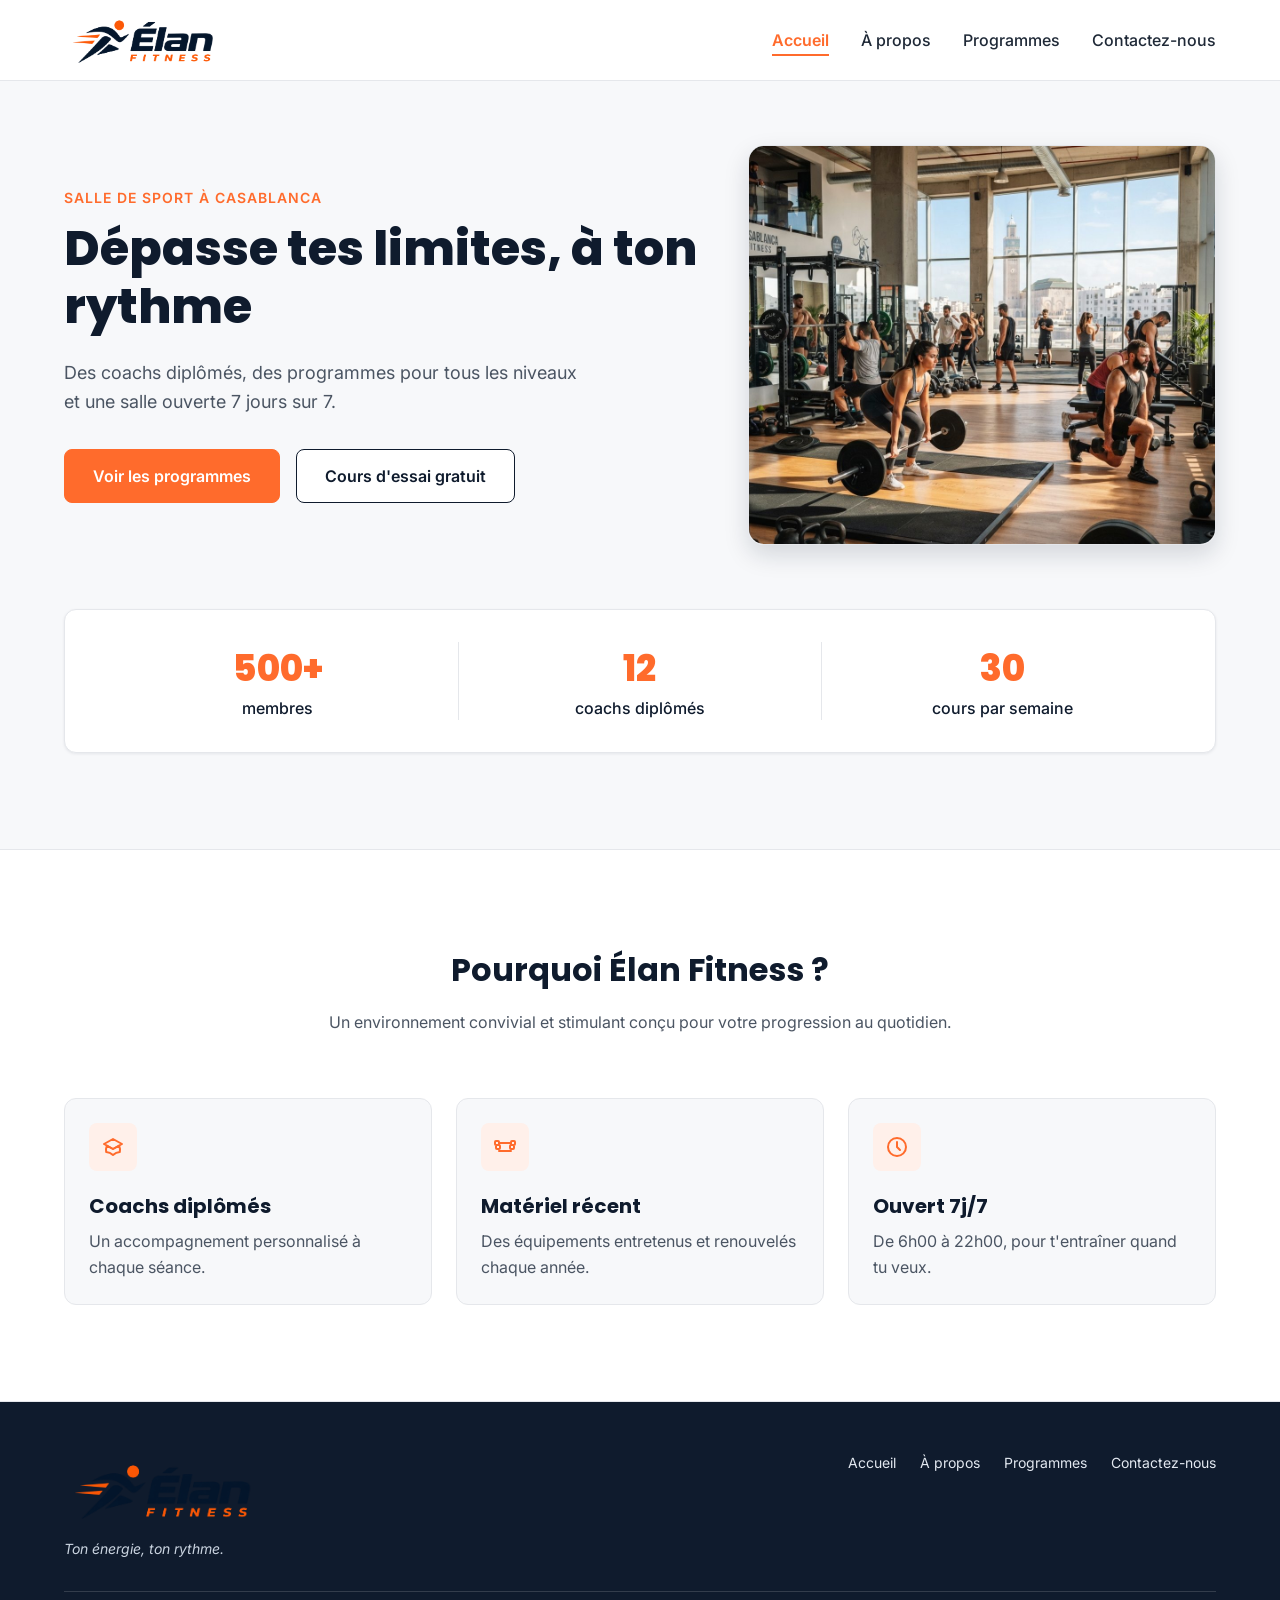
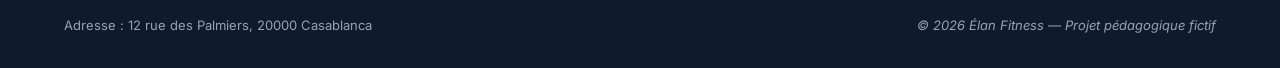
<file: index.html>
<!doctype html>
<html lang="fr">
  <head>
    <meta charset="UTF-8" />
    <meta name="viewport" content="width=device-width, initial-scale=1" />
    <meta
      name="description"
      content="Élan Fitness, salle de sport à Casablanca : musculation, yoga, cardio et boxe fitness avec des coachs diplômés. Réservez votre cours d'essai gratuit."
    />
    <title>Élan Fitness | Salle de sport à Casablanca</title>

    <link rel="preconnect" href="https://fonts.googleapis.com" />
    <link rel="preconnect" href="https://fonts.gstatic.com" crossorigin />
    <link
      href="https://fonts.googleapis.com/css2?family=Inter:wght@400;500;600&family=Poppins:wght@600;700;800&display=swap"
      rel="stylesheet"
    />

    <link rel="stylesheet" href="./style.css" />

    <link rel="icon" href="./img/Logo.png" />
  </head>

  <body>
    <header class="en-tete">
      <div class="conteneur en-tete-contenu">
        <!-- <a href="./index.html" class="logo">Élan Fitness</a> -->
        <a href="./index.html" class="logo">
          <img src="./img/Logo.png" alt="website logo" />
        </a>

        <button
          class="burger-btn"
          aria-label="Ouvrir le menu de navigation"
          aria-expanded="false"
          aria-controls="menu-principal"
        >
          <!-- Hamburger Icon (Visible by default) -->
          <svg
            class="icon-burger"
            viewBox="0 0 24 24"
            width="28"
            height="28"
            stroke="currentColor"
            stroke-width="2"
            fill="none"
            stroke-linecap="round"
            stroke-linejoin="round"
          >
            <line x1="3" y1="12" x2="21" y2="12"></line>
            <line x1="3" y1="6" x2="21" y2="6"></line>
            <line x1="3" y1="18" x2="21" y2="18"></line>
          </svg>

          <!-- Close (X) Icon (Hidden by default) -->
          <svg
            class="icon-close"
            viewBox="0 0 24 24"
            width="28"
            height="28"
            stroke="currentColor"
            stroke-width="2"
            fill="none"
            stroke-linecap="round"
            stroke-linejoin="round"
          >
            <line x1="18" y1="6" x2="6" y2="18"></line>
            <line x1="6" y1="6" x2="18" y2="18"></line>
          </svg>
        </button>

        <nav aria-label="Navigation principale">
          <ul class="menu">
            <li><a href="#accueil" class="lien-actif">Accueil</a></li>
            <li><a href="./À propos.html">À propos</a></li>
            <li><a href="./programmes.html">Programmes</a></li>
            <li><a href="./Contactez-nous.html">Contactez-nous</a></li>
          </ul>
        </nav>
      </div>
    </header>

    <main>
      <section id="accueil" class="hero">
        <div class="conteneur">
          <div class="hero-contenu">
            <div class="hero-texte">
              <p class="sur-titre">Salle de sport à Casablanca</p>
              <h1>Dépasse tes limites, à ton rythme</h1>
              <p class="hero-description">
                Des coachs diplômés, des programmes pour tous les niveaux et une
                salle ouverte 7 jours sur 7.
              </p>
              <div class="boutons">
                <a href="./programmes.html" class="bouton bouton-principal"
                  >Voir les programmes</a
                >
                <a href="./Contactez-nous.html" class="bouton bouton-secondaire"
                  >Cours d'essai gratuit</a
                >
              </div>
            </div>

            <img
              class="hero-image zoom-effect"
              src="img/hero.jpg"
              alt="Des personnes s'entraînent dans une salle de sport lumineuse à Casablanca"
            />
          </div>

          <div class="chiffres">
            <div class="chiffre">
              <p class="chiffre-nombre">500+</p>
              <p>membres</p>
            </div>
            <div class="chiffre">
              <p class="chiffre-nombre">12</p>
              <p>coachs diplômés</p>
            </div>
            <div class="chiffre">
              <p class="chiffre-nombre">30</p>
              <p>cours par semaine</p>
            </div>
          </div>
        </div>
      </section>

      <section class="section section-blanche">
        <div class="conteneur">
          <div class="section-titre">
            <h2>Pourquoi Élan Fitness ?</h2>
            <p>
              Un environnement convivial et stimulant conçu pour votre
              progression au quotidien.
            </p>
          </div>

          <div class="cartes">
            <article class="carte carte-avantage">
              <div class="icone">
                <img src="img/icone-coach.svg" alt="icon" />
              </div>
              <h3>Coachs diplômés</h3>
              <p>Un accompagnement personnalisé à chaque séance.</p>
            </article>

            <article class="carte carte-avantage">
              <div class="icone">
                <img src="img/icone-materiel.svg" alt="icon" />
              </div>
              <h3>Matériel récent</h3>
              <p>Des équipements entretenus et renouvelés chaque année.</p>
            </article>

            <article class="carte carte-avantage">
              <div class="icone">
                <img src="img/icone-horloge.svg" alt="icon" />
              </div>
              <h3>Ouvert 7j/7</h3>
              <p>De 6h00 à 22h00, pour t'entraîner quand tu veux.</p>
            </article>
          </div>
        </div>
      </section>
    </main>

    <footer class="pied-de-page">
      <div class="conteneur">
        <div class="pied-haut">
          <div>
            <img style="width: 200px" src="./img/Logo.png" alt="logo" />
            <p class="slogan">Ton énergie, ton rythme.</p>
          </div>

          <nav aria-label="Navigation du pied de page">
            <ul class="menu menu-pied">
              <li><a href="./index.html">Accueil</a></li>
              <li><a href="./À propos.html">À propos</a></li>
              <li><a href="./programmes.html">Programmes</a></li>
              <li><a href="./Contactez-nous.html">Contactez-nous</a></li>
            </ul>
          </nav>
        </div>

        <div class="pied-bas">
          <p>Adresse : 12 rue des Palmiers, 20000 Casablanca</p>
          <address>
            &copy; 2026 Élan Fitness — Projet pédagogique fictif
          </address>
        </div>
      </div>
    </footer>

    <script src="script.js"></script>
  </body>
</html>
</file>
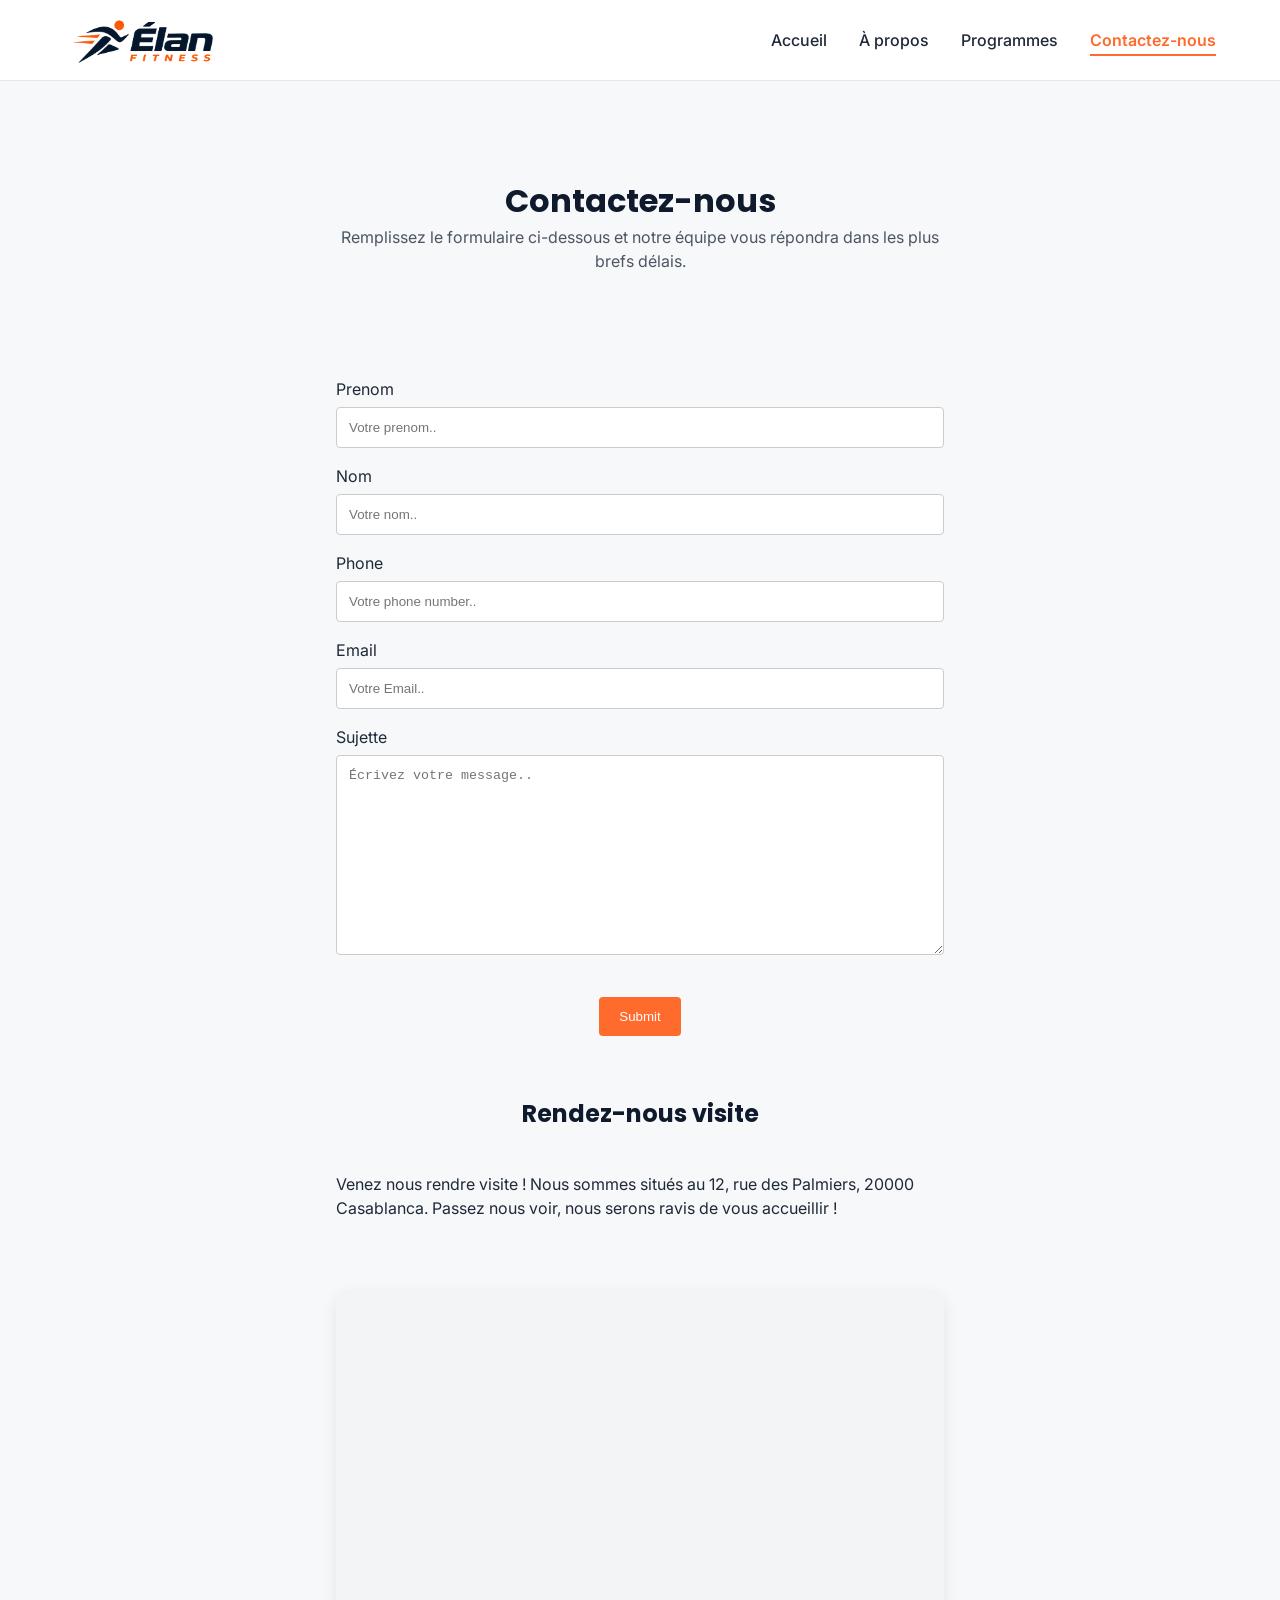
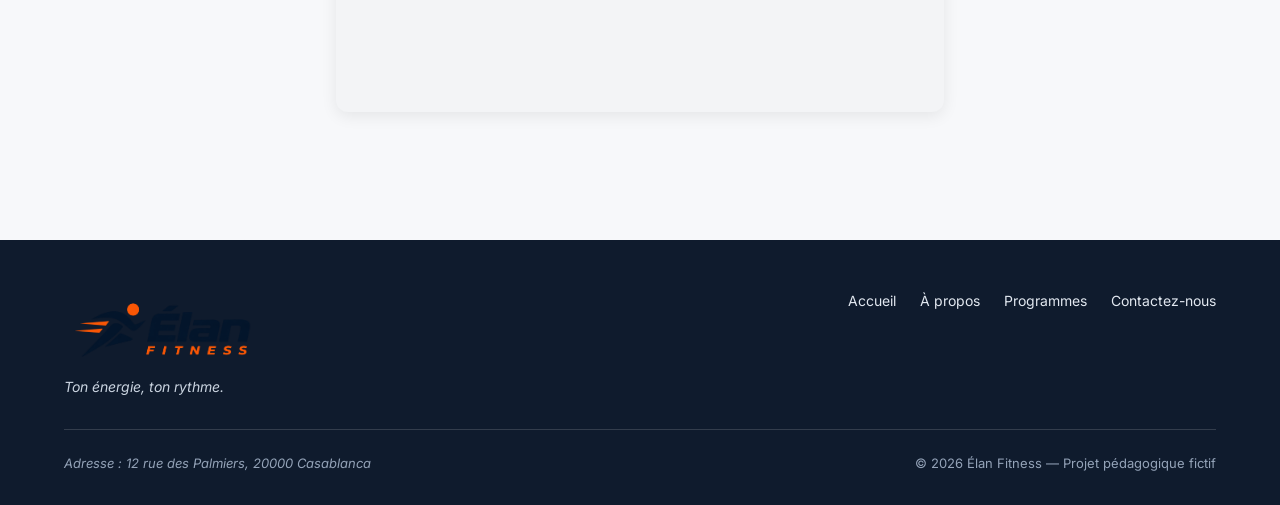
<file: Contactez-nous.html>
<!doctype html>
<html lang="fr">
  <head>
    <meta charset="UTF-8" />
    <meta name="viewport" content="width=device-width, initial-scale=1" />
    <meta
      name="description"
      content="Contactez Élan Fitness à Casablanca pour votre cours d'essai gratuit. Adresse : 12 rue des Palmiers, 20000 Casablanca. Téléphone et réservations."
    />
    <title>Élan Fitness | Contactez-nous</title>

    <link rel="preconnect" href="https://fonts.googleapis.com" />
    <link rel="preconnect" href="https://fonts.gstatic.com" crossorigin />
    <link
      href="https://fonts.googleapis.com/css2?family=Inter:wght@400;500;600&family=Poppins:wght@600;700;800&display=swap"
      rel="stylesheet"
    />

    <link rel="stylesheet" href="./style.css" />
    <link rel="stylesheet" href="./contact.css" />
    <link rel="icon" href="./img/Logo.png" />
  </head>

  <body>
    <header class="en-tete">
      <div class="conteneur en-tete-contenu">
        <!-- <a href="./index.html" class="logo">Élan Fitness</a> -->
        <a href="./index.html" class="logo">
          <img src="./img/Logo.png" alt="website logo" />
        </a>

        <button
          class="burger-btn"
          aria-label="Ouvrir le menu de navigation"
          aria-expanded="false"
          aria-controls="menu-principal"
        >
          <!-- Hamburger Icon (Visible by default) -->
          <svg
            class="icon-burger"
            viewBox="0 0 24 24"
            width="28"
            height="28"
            stroke="currentColor"
            stroke-width="2"
            fill="none"
            stroke-linecap="round"
            stroke-linejoin="round"
          >
            <line x1="3" y1="12" x2="21" y2="12"></line>
            <line x1="3" y1="6" x2="21" y2="6"></line>
            <line x1="3" y1="18" x2="21" y2="18"></line>
          </svg>

          <!-- Close (X) Icon (Hidden by default) -->
          <svg
            class="icon-close"
            viewBox="0 0 24 24"
            width="28"
            height="28"
            stroke="currentColor"
            stroke-width="2"
            fill="none"
            stroke-linecap="round"
            stroke-linejoin="round"
          >
            <line x1="18" y1="6" x2="6" y2="18"></line>
            <line x1="6" y1="6" x2="18" y2="18"></line>
          </svg>
        </button>

        <nav aria-label="Navigation principale">
          <ul class="menu">
            <li><a href="./index.html">Accueil</a></li>
            <li><a href="./À propos.html">À propos</a></li>
            <li><a href="./programmes.html">Programmes</a></li>
            <li>
              <a href="./Contactez-nous.html" class="lien-actif"
                >Contactez-nous</a
              >
            </li>
          </ul>
        </nav>
      </div>
    </header>

    <main>
      <div class="container" style="padding: 96px">
        <div class="section-titre">
          <h1>Contactez-nous</h1>
          <p>
            Remplissez le formulaire ci-dessous et notre équipe vous répondra
            dans les plus brefs délais.
          </p>
        </div>
        <form method="post">
          <label for="fname">Prenom</label>
          <input
            type="text"
            id="fname"
            name="firstname"
            placeholder="Votre prenom.."
          />

          <label for="lname">Nom</label>
          <input
            type="text"
            id="lname"
            name="lastname"
            placeholder="Votre nom.."
          />
          <label for="phone">Phone</label>
          <input
            type="text"
            id="phone"
            name="lastname"
            placeholder="Votre phone number.."
          />
          <label for="Email">Email</label>
          <input
            type="text"
            id="Email"
            name="lastname"
            placeholder="Votre Email.."
          />

          <label for="subject">Sujette</label>
          <textarea
            id="subject"
            name="subject"
            placeholder="Écrivez votre message.."
            style="height: 200px"
          ></textarea>
          <div class="container">
            <input type="submit" value="Submit" />
          </div>
        </form>

        <h2>Rendez-nous visite</h2>
        <p>
          Venez nous rendre visite ! Nous sommes situés au 12, rue des Palmiers,
          20000 Casablanca. Passez nous voir, nous serons ravis de vous
          accueillir !
        </p>

        <div class="map-container">
          <iframe
            src="https://maps.google.com/maps?q=12+Rue+des+Palmiers,+20000+Casablanca&t=&z=16&ie=UTF8&iwloc=&output=embed"
            title="Élan Fitness — 12 Rue des Palmiers, Casablanca"
            loading="lazy"
            referrerpolicy="no-referrer-when-downgrade"
            allowfullscreen
          >
            >
          </iframe>
        </div>
      </div>
    </main>

    <footer class="pied-de-page">
      <div class="conteneur">
        <div class="pied-haut">
          <div>
            <img style="width: 200px" src="./img/Logo.png" alt="website logo" />
            <p class="slogan">Ton énergie, ton rythme.</p>
          </div>

          <nav aria-label="Navigation du pied de page">
            <ul class="menu menu-pied">
              <li><a href="./index.html">Accueil</a></li>
              <li><a href="./À propos.html">À propos</a></li>
              <li><a href="./programmes.html">Programmes</a></li>
              <li><a href="./Contactez-nous.html">Contactez-nous</a></li>
            </ul>
          </nav>
        </div>

        <div class="pied-bas">
          <address>Adresse : 12 rue des Palmiers, 20000 Casablanca</address>
          <p>&copy; 2026 Élan Fitness — Projet pédagogique fictif</p>
        </div>
      </div>
    </footer>
    <script src="script.js"></script>
  </body>
</html>
</file>
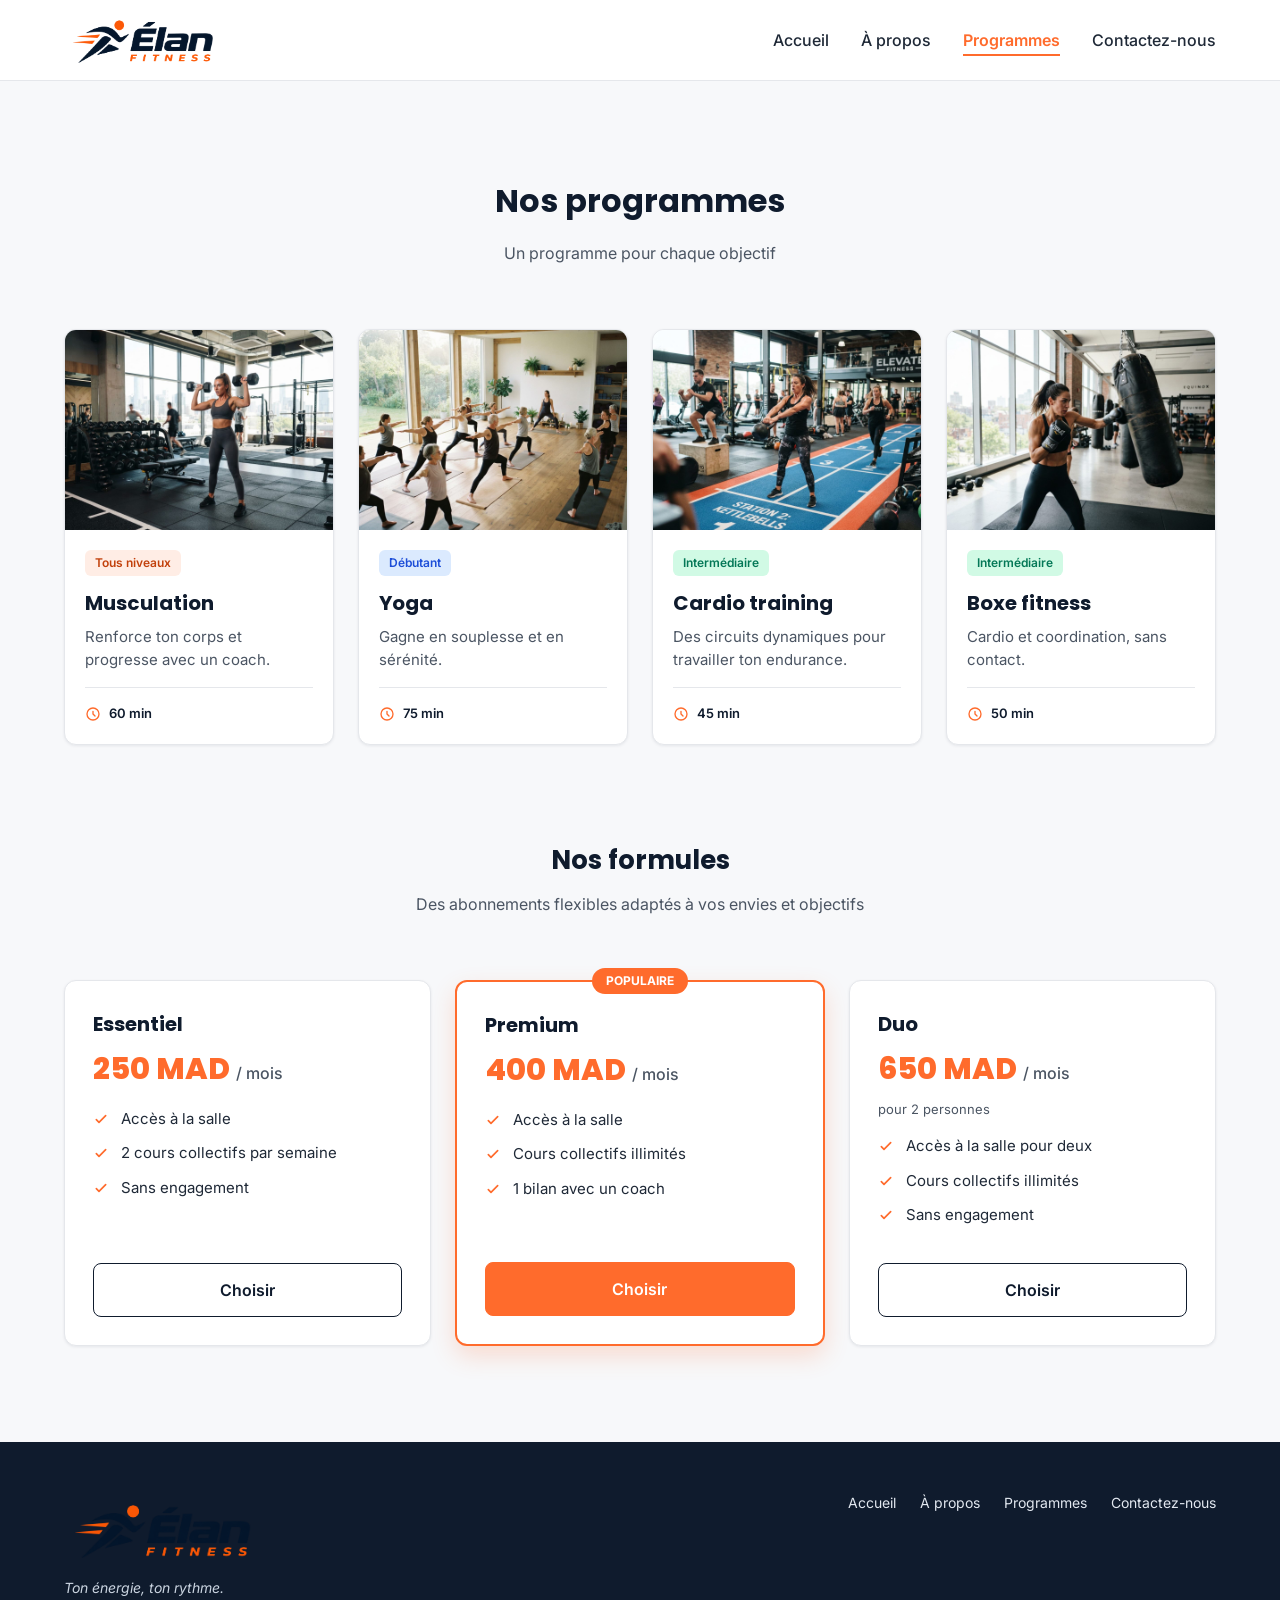
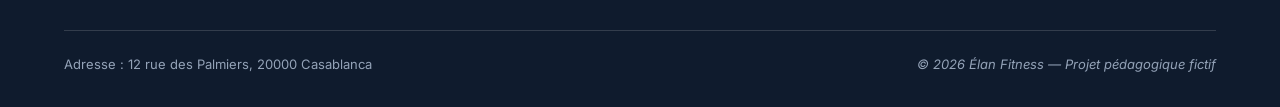
<file: programmes.html>
<!DOCTYPE html>
<html lang="fr">
<head>
 <meta charset="UTF-8">
  <meta name="viewport" content="width=device-width, initial-scale=1">
  <meta name="description" content="Découvrez nos cours collectifs à Casablanca : musculation, yoga, cardio training et boxe fitness. Abonnements sans engagement dès 250 MAD/mois.">
  <title>Élan Fitness | À propos</title>

  <link rel="preconnect" href="https://fonts.googleapis.com">
  <link rel="preconnect" href="https://fonts.gstatic.com" crossorigin>
  <link href="https://fonts.googleapis.com/css2?family=Inter:wght@400;500;600&family=Poppins:wght@600;700;800&display=swap" rel="stylesheet">

    <link rel="stylesheet" href="./style.css" />
      <link rel="icon"  href="./img/Logo.png" />

</head>
<body>
    <header class="en-tete">
      <div class="conteneur en-tete-contenu">
        <!-- <a href="./index.html" class="logo">Élan Fitness</a> -->
        <a href="./index.html" class="logo">
          <img src="./img/Logo.png" alt="website logo" />
        </a>

        <button
          class="burger-btn"
          aria-label="Ouvrir le menu de navigation"
          aria-expanded="false"
          aria-controls="menu-principal"
        >
          <!-- Hamburger Icon (Visible by default) -->
          <svg
            class="icon-burger"
            viewBox="0 0 24 24"
            width="28"
            height="28"
            stroke="currentColor"
            stroke-width="2"
            fill="none"
            stroke-linecap="round"
            stroke-linejoin="round"
          >
            <line x1="3" y1="12" x2="21" y2="12"></line>
            <line x1="3" y1="6" x2="21" y2="6"></line>
            <line x1="3" y1="18" x2="21" y2="18"></line>
          </svg>

          <!-- Close (X) Icon (Hidden by default) -->
          <svg
            class="icon-close"
            viewBox="0 0 24 24"
            width="28"
            height="28"
            stroke="currentColor"
            stroke-width="2"
            fill="none"
            stroke-linecap="round"
            stroke-linejoin="round"
          >
            <line x1="18" y1="6" x2="6" y2="18"></line>
            <line x1="6" y1="6" x2="18" y2="18"></line>
          </svg>
        </button>

        <nav aria-label="Navigation principale">
          <ul class="menu">
            <li><a href="./index.html" >Accueil</a></li>
            <li><a href="./À propos.html">À propos</a></li>
            <li><a href="./programmes.html" class="lien-actif">Programmes</a></li>
            <li><a href="./Contactez-nous.html">Contactez-nous</a></li>
          </ul>
        </nav>
      </div>
    </header>
      <main>
            <section id="programmes" class="section">
      <div class="conteneur">

        <div class="section-titre">
          <h2>Nos programmes</h2>
          <p>Un programme pour chaque objectif</p>
        </div>

        <div class="cartes">

          <article class="carte carte-programme">
            <img src="img/musculation.jpg" alt="Une sportive soulève des haltères dans l'espace musculation">
            <div class="programme-corps">
              <span class="etiquette etiquette-orange">Tous niveaux</span>
              <h3>Musculation</h3>
              <p>Renforce ton corps et progresse avec un coach.</p>
              <p class="duree"><img src="img/icone-duree.svg" alt="icon">60 min</p>
            </div>
          </article>

          <article class="carte carte-programme">
            <img src="img/yoga.jpg" alt="Un groupe pratique le yoga sur des tapis dans une salle lumineuse">
            <div class="programme-corps">
              <span class="etiquette etiquette-bleue">Débutant</span>
              <h3>Yoga</h3>
              <p>Gagne en souplesse et en sérénité.</p>
              <p class="duree"><img src="img/icone-duree.svg" alt="icon">75 min</p>
            </div>
          </article>

          <article class="carte carte-programme">
            <img src="img/cardio.jpg" alt="Des sportifs suivent un circuit de cardio training avec des kettlebells">
            <div class="programme-corps">
              <span class="etiquette etiquette-verte">Intermédiaire</span>
              <h3>Cardio training</h3>
              <p>Des circuits dynamiques pour travailler ton endurance.</p>
              <p class="duree"><img src="img/icone-duree.svg" alt="icon">45 min</p>
            </div>
          </article>

          <article class="carte carte-programme">
            <img src="img/boxe.jpg" alt="Une sportive frappe un sac de frappe pendant un cours de boxe fitness">
            <div class="programme-corps">
              <span class="etiquette etiquette-verte">Intermédiaire</span>
              <h3>Boxe fitness</h3>
              <p>Cardio et coordination, sans contact.</p>
              <p class="duree"><img src="img/icone-duree.svg" alt="icon">50 min</p>
            </div>
          </article>

        </div>

        <div class="formules">

          <div class="section-titre">
            <h3>Nos formules</h3>
            <p>Des abonnements flexibles adaptés à vos envies et objectifs</p>
          </div>

          <div class="cartes">

            <article class="carte formule">
              <h4>Essentiel</h4>
              <p class="prix">250 MAD <span>/ mois</span></p>
              <ul class="formule-liste">
                <li>Accès à la salle</li>
                <li>2 cours collectifs par semaine</li>
                <li>Sans engagement</li>
              </ul>
              <a href="./Contactez-nous.html" class="bouton bouton-secondaire">Choisir</a>
            </article>

            <article class="carte formule formule-populaire">
              <p class="badge-populaire">Populaire</p>
              <h4>Premium</h4>
              <p class="prix">400 MAD <span>/ mois</span></p>
              <ul class="formule-liste">
                <li>Accès à la salle</li>
                <li>Cours collectifs illimités</li>
                <li>1 bilan avec un coach</li>
              </ul>
              <a href="./Contactez-nous.html" class="bouton bouton-principal">Choisir</a>
            </article>

            <article class="carte formule">
              <h4>Duo</h4>
              <p class="prix">650 MAD <span>/ mois</span></p>
              <p class="prix-note">pour 2 personnes</p>
              <ul class="formule-liste">
                <li>Accès à la salle pour deux</li>
                <li>Cours collectifs illimités</li>
                <li>Sans engagement</li>
              </ul>
              <a href="./Contactez-nous.html" class="bouton bouton-secondaire">Choisir</a>
            </article>

          </div>
        </div>

      </div>
    </section>
    </main>
    
  <footer class="pied-de-page">
    <div class="conteneur">

      <div class="pied-haut">
        <div>
            <img style="width: 200px;" src="./img/Logo.png" alt="website logo" />
          <p class="slogan">Ton énergie, ton rythme.</p>
        </div>

          <nav aria-label="Navigation du pied de page">
            <ul class="menu menu-pied">
              <li><a href="./index.html">Accueil</a></li>
              <li><a href="./À propos.html">À propos</a></li>
              <li><a href="./programmes.html">Programmes</a></li>
              <li><a href="./Contactez-nous.html">Contactez-nous</a></li>
            </ul>
          </nav>
      </div>

      <div class="pied-bas">
        <p>Adresse : 12 rue des Palmiers, 20000 Casablanca</p>
        <address>&copy; 2026 Élan Fitness — Projet pédagogique fictif</address>
      </div>

    </div>
  </footer>
      <script src="script.js"></script>

</body>
</html>
</file>
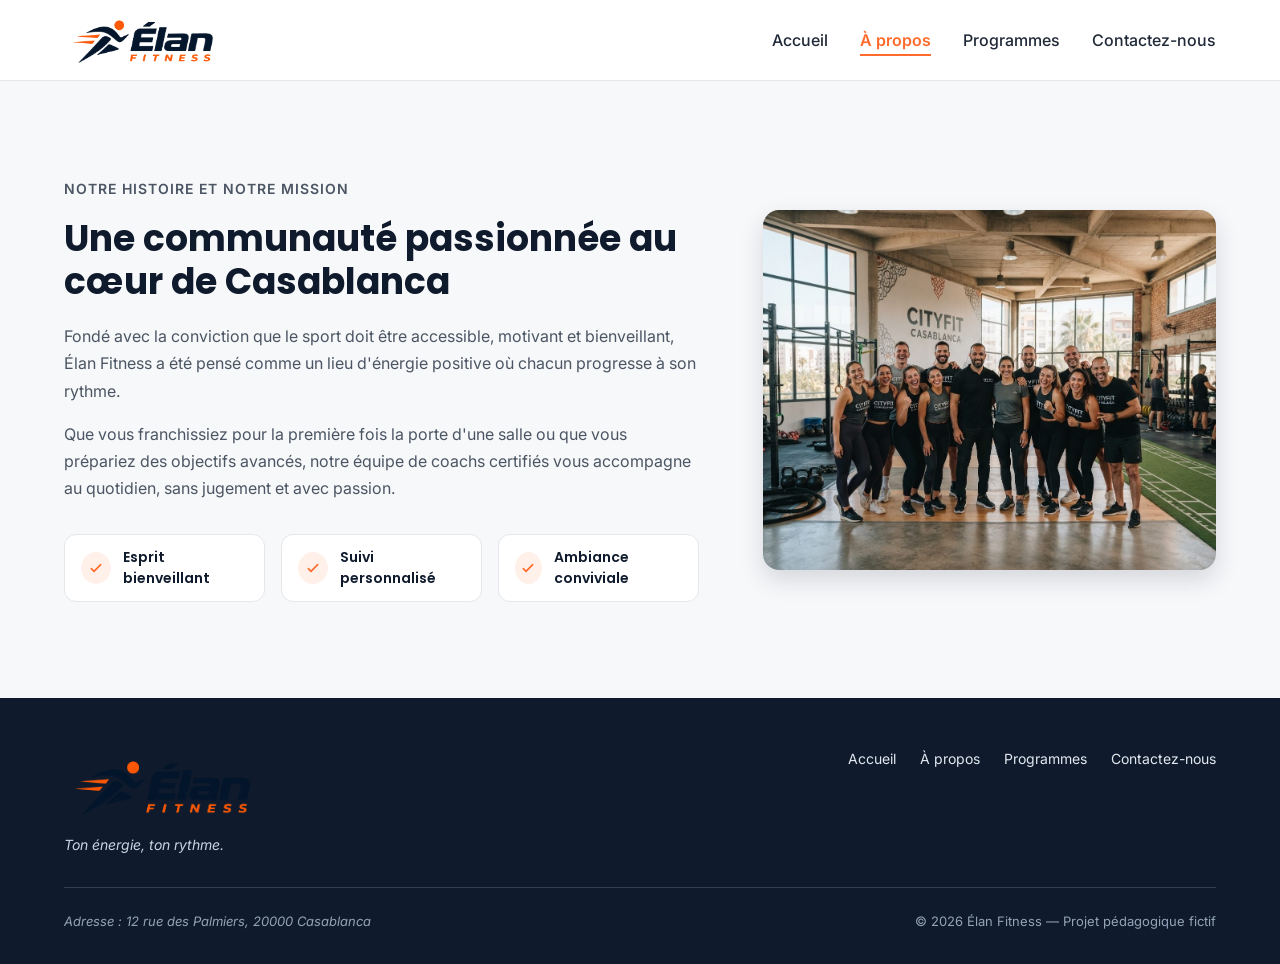
<file: À propos.html>
<!doctype html>
<html lang="fr">
  <head>
    <meta charset="UTF-8" />
    <meta name="viewport" content="width=device-width, initial-scale=1" />
    <meta
      name="description"
      content="Découvrez Élan Fitness à Casablanca : notre équipe de coachs diplômés, nos équipements modernes et notre mission pour votre santé et forme au quotidien."
    />
    <title>Élan Fitness | Nos programmes
</title>

    <link rel="preconnect" href="https://fonts.googleapis.com" />
    <link rel="preconnect" href="https://fonts.gstatic.com" crossorigin />
    <link
      href="https://fonts.googleapis.com/css2?family=Inter:wght@400;500;600&family=Poppins:wght@600;700;800&display=swap"
      rel="stylesheet"
    />

    <link rel="stylesheet" href="./style.css" />
    <link rel="icon" href="./img/Logo.png" />
  </head>
  <body>
    <header class="en-tete">
      <div class="conteneur en-tete-contenu">
        <!-- <a href="./index.html" class="logo">Élan Fitness</a> -->
        <a href="./index.html" class="logo">
          <img src="./img/Logo.png" alt="website logo" />
        </a>

        <button
          class="burger-btn"
          aria-label="Ouvrir le menu de navigation"
          aria-expanded="false"
          aria-controls="menu-principal"
        >
          <!-- Hamburger Icon (Visible by default) -->
          <svg
            class="icon-burger"
            viewBox="0 0 24 24"
            width="28"
            height="28"
            stroke="currentColor"
            stroke-width="2"
            fill="none"
            stroke-linecap="round"
            stroke-linejoin="round"
          >
            <line x1="3" y1="12" x2="21" y2="12"></line>
            <line x1="3" y1="6" x2="21" y2="6"></line>
            <line x1="3" y1="18" x2="21" y2="18"></line>
          </svg>

          <!-- Close (X) Icon (Hidden by default) -->
          <svg
            class="icon-close"
            viewBox="0 0 24 24"
            width="28"
            height="28"
            stroke="currentColor"
            stroke-width="2"
            fill="none"
            stroke-linecap="round"
            stroke-linejoin="round"
          >
            <line x1="18" y1="6" x2="6" y2="18"></line>
            <line x1="6" y1="6" x2="18" y2="18"></line>
          </svg>
        </button>

        <nav aria-label="Navigation principale">
          <ul class="menu">
            <li><a href="./index.html" >Accueil</a></li>
            <li><a href="./À propos.html" class="lien-actif">À propos</a></li>
            <li><a href="./programmes.html">Programmes</a></li>
            <li><a href="./Contactez-nous.html">Contactez-nous</a></li>
          </ul>
        </nav>
      </div>
    </header>

    <main>
      <section id="a-propos" class="section">
        <div class="conteneur apropos-contenu">
          <div class="apropos-texte">
            <p class="sur-titre">Notre histoire et notre mission</p>
            <h2>Une communauté passionnée au cœur de Casablanca</h2>
            <p>
              Fondé avec la conviction que le sport doit être accessible,
              motivant et bienveillant, Élan Fitness a été pensé comme un lieu
              d'énergie positive où chacun progresse à son rythme.
            </p>
            <p>
              Que vous franchissiez pour la première fois la porte d'une salle
              ou que vous prépariez des objectifs avancés, notre équipe de
              coachs certifiés vous accompagne au quotidien, sans jugement et
              avec passion.
            </p>

            <ul class="valeurs">
              <li class="valeur">
                <div class="icone icone-petite">
                  <img src="img/icone-check.svg" alt="icon" />
                </div>
                <span>Esprit bienveillant</span>
              </li>
              <li class="valeur">
                <div class="icone icone-petite">
                  <img src="img/icone-check.svg" alt="icon" />
                </div>
                <span>Suivi personnalisé</span>
              </li>
              <li class="valeur">
                <div class="icone icone-petite">
                  <img src="img/icone-check.svg" alt="icon" />
                </div>
                <span>Ambiance conviviale</span>
              </li>
            </ul>
          </div>

          <img
            class="apropos-image zoom-effect"
            src="img/equipe.jpg"
            alt="L'équipe de coachs d'Élan Fitness réunie dans la salle"
          />
        </div>
      </section>
    </main>

    <footer class="pied-de-page">
      <div class="conteneur">
        <div class="pied-haut">
          <div>
            <img style="width: 200px" src="./img/Logo.png" alt="website logo" />
            <p class="slogan">Ton énergie, ton rythme.</p>
          </div>

          <nav aria-label="Navigation du pied de page">
            <ul class="menu menu-pied">
              <li><a href="./index.html">Accueil</a></li>
              <li><a href="./À propos.html">À propos</a></li>
              <li><a href="./programmes.html">Programmes</a></li>
              <li><a href="./Contactez-nous.html">Contactez-nous</a></li>
            </ul>
          </nav>
        </div>

        <div class="pied-bas">
          <address>Adresse : 12 rue des Palmiers, 20000 Casablanca</address>
          <p>&copy; 2026 Élan Fitness — Projet pédagogique fictif</p>
        </div>
      </div>
    </footer>
        <script src="script.js"></script>

  </body>
</html>
</file>
<file: style.css>
* {
  box-sizing: border-box;
  margin: 0;
  padding: 0;
}

html {
  scroll-behavior: smooth;
}

body {
  font-family: "Inter", Arial, sans-serif;
  font-size: 16px;
  line-height: 1.5;
  color: #1f2937;
  background-color: #f7f8fa;
}
.logo {
  width: 160px;
  height: auto;
}

h1,
h2,
h3,
h4 {
  font-family: "Poppins", Arial, sans-serif;
  color: #0f1b2d;
}

a {
  color: inherit;
  text-decoration: none;
}

ul {
  list-style: none;
}

img {
  display: block;
  max-width: 100%;
}

a:focus-visible,
button:focus-visible {
  outline: 3px solid #ff6b2c;
  outline-offset: 2px;
}

.conteneur {
  width: 100%;
  max-width: 1200px;
  margin: 0 auto;
  padding: 0 24px;
}

.section {
  padding: 96px 0;
}

.section-blanche {
  background-color: #ffffff;
  border-top: 1px solid #e5e7eb;
  border-bottom: 1px solid #e5e7eb;
}

.section-titre {
  max-width: 640px;
  margin: 0 auto 64px;
  text-align: center;
}

.section-titre h2 {
  font-size: 32px;
  margin-bottom: 16px;
}

.section-titre h3 {
  font-size: 26px;
  margin-bottom: 12px;
}

.section-titre p {
  color: #4b5563;
}

.sur-titre {
  font-size: 14px;
  font-weight: 600;
  color: #ff6b2c;
  text-transform: uppercase;
  letter-spacing: 1px;
  margin-bottom: 12px;
}

.bouton {
  display: inline-block;
  padding: 14px 28px;
  border-radius: 8px;
  font-size: 16px;
  font-weight: 600;
  text-align: center;
  cursor: pointer;
}

.bouton-principal {
  background-color: #ff6b2c;
  border: 1px solid #ff6b2c;
  color: #ffffff;
}

.bouton-principal:hover {
  background-color: #f05817;
}

.bouton-secondaire {
  background-color: #ffffff;
  border: 1px solid #0f1b2d;
  color: #0f1b2d;
}

.bouton-secondaire:hover {
  background-color: #f3f4f6;
}

.cartes {
  display: flex;
  gap: 24px;
}

.carte {
  flex: 1;
  background-color: #ffffff;
  border: 1px solid #e5e7eb;
  border-radius: 12px;
  box-shadow: 0 1px 3px rgba(15, 27, 45, 0.08);
}

.icone {
  width: 48px;
  height: 48px;
  background-color: #fff0ea;
  border-radius: 8px;
  display: flex;
  align-items: center;
  justify-content: center;
}

.icone img {
  width: 24px;
  height: 24px;
}

.icone-petite {
  width: 32px;
  height: 32px;
  border-radius: 50%;
}

.icone-petite img {
  width: 16px;
  height: 16px;
}

.en-tete {
  position: sticky;
  top: 0;
  z-index: 10;
  background-color: #ffffff;
  border-bottom: 1px solid #e5e7eb;
}

.en-tete-contenu {
  height: 80px;
  display: flex;
  align-items: center;
  justify-content: space-between;
}

.logo {
  display: flex;
  align-items: center;
  font-family: "Poppins", Arial, sans-serif;
  font-size: 24px;
  font-weight: 700;
  color: #0f1b2d;
}

.logo::after {
  content: "";
  width: 10px;
  height: 10px;
  margin-left: 8px;
  background-color: #ff6b2c;
  border-radius: 50%;
}

.menu {
  display: flex;
  gap: 32px;
}

.menu a {
  font-weight: 500;
  padding-bottom: 4px;
  border-bottom: 2px solid transparent;
}

.menu a:hover {
  color: #ff6b2c;
}

.menu .lien-actif {
  color: #ff6b2c;
  font-weight: 600;
  border-bottom-color: #ff6b2c;
}

.hero {
  padding: 64px 0 96px;
}

.hero-contenu {
  display: flex;
  align-items: center;
  gap: 32px;
}

.hero-texte {
  flex: 7;
}

.hero-texte h1 {
  font-size: 48px;
  font-weight: 800;
  line-height: 1.2;
  margin-bottom: 24px;
}

.hero-description {
  max-width: 520px;
  font-size: 18px;
  line-height: 1.6;
  color: #4b5563;
  margin-bottom: 32px;
}

.boutons {
  display: flex;
  flex-wrap: wrap;
  gap: 16px;
}

.hero-image {
  flex: 5;
  min-width: 0;
  height: 400px;
  object-fit: cover;
  border-radius: 16px;
  border: 1px solid #e5e7eb;
  box-shadow: 0 10px 25px rgba(15, 27, 45, 0.15);
}

.chiffres {
  display: flex;
  margin-top: 64px;
  padding: 32px;
  background-color: #ffffff;
  border: 1px solid #e5e7eb;
  border-radius: 12px;
  box-shadow: 0 1px 3px rgba(15, 27, 45, 0.08);
}

.chiffre {
  flex: 1;
  text-align: center;
  font-weight: 500;
  color: #0f1b2d;
}

.chiffre + .chiffre {
  border-left: 1px solid #e5e7eb;
}

.chiffre-nombre {
  font-family: "Poppins", Arial, sans-serif;
  font-size: 36px;
  font-weight: 800;
  color: #ff6b2c;
}

.carte-avantage {
  padding: 24px;
  background-color: #f7f8fa;
  box-shadow: none;
}

.carte-avantage .icone {
  margin-bottom: 20px;
}

.carte-avantage h3 {
  font-size: 20px;
  margin-bottom: 8px;
}

.carte-avantage p {
  color: #4b5563;
  line-height: 1.6;
}

.apropos-contenu {
  display: flex;
  align-items: center;
  gap: 64px;
}

.apropos-texte {
  flex: 7;
}

.apropos-texte h2 {
  font-size: 36px;
  line-height: 1.2;
  margin-bottom: 20px;
}

.apropos-texte p {
  color: #4b5563;
  line-height: 1.7;
  margin-bottom: 16px;
}

.valeurs {
  display: flex;
  gap: 16px;
  margin-top: 32px;
}

.valeur {
  flex: 1;
  display: flex;
  align-items: center;
  gap: 12px;
  padding: 12px 16px;
  background-color: #ffffff;
  border: 1px solid #e5e7eb;
  border-radius: 12px;
  font-family: "Poppins", Arial, sans-serif;
  font-size: 14px;
  font-weight: 600;
  color: #0f1b2d;
}

.apropos-image {
  flex: 5;
  min-width: 0;
  height: 360px;
  object-fit: cover;
  border-radius: 16px;
  box-shadow: 0 10px 25px rgba(15, 27, 45, 0.15);
}

.carte-programme {
  display: flex;
  flex-direction: column;
  overflow: hidden;
}

.carte-programme > img {
  width: 100%;
  height: 200px;
  object-fit: cover;
}

.programme-corps {
  flex: 1;
  display: flex;
  flex-direction: column;
  padding: 20px;
}

.programme-corps h3 {
  font-size: 20px;
  margin-bottom: 8px;
}

.programme-corps p {
  font-size: 15px;
  color: #4b5563;
}

.etiquette {
  align-self: flex-start;
  padding: 4px 10px;
  margin-bottom: 12px;
  border-radius: 6px;
  font-size: 12px;
  font-weight: 600;
}

.etiquette-orange {
  background-color: #ffede5;
  color: #c2410c;
}

.etiquette-bleue {
  background-color: #dbeafe;
  color: #1d4ed8;
}

.etiquette-verte {
  background-color: #d1fae5;
  color: #047857;
}

.programme-corps .duree {
  display: flex;
  align-items: center;
  gap: 8px;
  margin-top: auto;
  padding-top: 16px;
  border-top: 1px solid #e5e7eb;
  font-size: 13px;
  font-weight: 600;
  color: #0f1b2d;
}

.programme-corps h3 + p {
  margin-bottom: 16px;
}

.duree img {
  width: 16px;
  height: 16px;
}

.formules {
  margin-top: 96px;
}

.formule {
  position: relative;
  display: flex;
  flex-direction: column;
  padding: 28px;
}

.formule h4 {
  font-size: 20px;
}

.prix {
  margin: 8px 0 16px;
  font-family: "Poppins", Arial, sans-serif;
  font-size: 30px;
  font-weight: 800;
  color: #ff6b2c;
}

.prix span {
  font-family: "Inter", Arial, sans-serif;
  font-size: 16px;
  font-weight: 500;
  color: #4b5563;
}

.prix-note {
  margin: -8px 0 16px;
  font-size: 13px;
  color: #4b5563;
}

.formule-liste {
  flex: 1;
  margin-bottom: 24px;
}

.formule-liste li {
  padding-left: 28px;
  margin-bottom: 12px;
  font-size: 15px;
  background-image: url("img/icone-check.svg");
  background-repeat: no-repeat;
  background-position: left center;
  background-size: 16px;
}

.formule .bouton {
  display: block;
}

.formule-populaire {
  border: 2px solid #ff6b2c;
  box-shadow: 0 10px 25px rgba(255, 107, 44, 0.2);
}

.badge-populaire {
  position: absolute;
  top: -14px;
  left: 50%;
  transform: translateX(-50%);
  padding: 4px 14px;
  background-color: #ff6b2c;
  border-radius: 999px;
  font-size: 12px;
  font-weight: 700;
  text-transform: uppercase;
  color: #ffffff;
}

.pied-de-page {
  padding: 48px 0 32px;
  background-color: #0f1b2d;
  color: #ffffff;
}

.pied-haut {
  display: flex;
  justify-content: space-between;
  align-items: flex-start;
  padding-bottom: 32px;
  border-bottom: 1px solid rgba(255, 255, 255, 0.15);
}

.logo-clair {
  color: #ffffff;
}

.slogan {
  margin-top: 8px;
  font-size: 14px;
  font-style: italic;
  color: #cbd5e1;
}

.menu-pied {
  gap: 24px;
}

.menu-pied a {
  font-size: 14px;
  font-weight: 400;
  color: #e2e8f0;
}

.pied-bas {
  display: flex;
  justify-content: space-between;
  margin-top: 24px;
  font-size: 13px;
  color: #94a3b8;
}



.burger-btn {
  display: none;
  margin-right: 20px;
  margin-left: auto; /* Pushes the button to the right end */
  background: transparent;
  border: none;
  cursor: pointer;
  color: #333;
  padding: 4px;
  z-index: 1001;
}

/* Icon toggling */
.burger-btn .icon-close {
  display: none;
}

.burger-btn.is-open .icon-burger {
  display: none;
}

.burger-btn.is-open .icon-close {
  display: block;
}

/* --- TABLET  --- */
@media (max-width: 1024px) {
 /* Show the burger button on small screens */
  .burger-btn {
    display: flex;
    align-items: center;
    justify-content: center;
  }

  /* Hide navigation by default */
  nav {
    display: none;
  }

  /* Show navigation when toggled */
  nav.is-open {
    display: block;
    position: absolute;
    top: 100%; /* Displays directly below the header */
    left: 0;
    width: 100%;
    background-color: #ffffff;
    box-shadow: 0 4px 10px rgba(0, 0, 0, 0.1);
    padding: 20px 0;
  }

  /* Stack link items vertically */
  nav.is-open .menu {
    flex-direction: column;
    align-items: center;
    gap: 16px;
  }



  .section {
    padding: 64px 0;
  }

  .hero-contenu {
    flex-direction: column;
    text-align: center;
  }

  .hero-description {
    margin: 0 auto 32px;
  }

  .boutons {
    justify-content: center;
  }


  .hero-image {
    width: 100%;
    height: 350px;
  }

  .apropos-contenu {
    flex-direction: column;
    gap: 40px;
  }

  .apropos-image {
    width: 100%;
    height: 320px;
  }

  .cartes {
    flex-wrap: wrap;
  }

  .carte-avantage,
  .carte-programme,
  .formule {
    flex: 1 1 calc(50% - 24px);
    min-width: 260px;
  }

  .valeurs {
    flex-wrap: wrap;
  }

  .valeur {
    flex: 1 1 calc(50% - 16px);
  }
}

/* --- PHONE --- */
@media (max-width: 768px) {
  .section {
    padding: 48px 0;
  }

  .section-titre {
    margin-bottom: 40px;
  }

  .section-titre h2 {
    font-size: 26px;
  }

  .en-tete-contenu {
    height: auto;
    padding: 16px 0;
    /* flex-direction: column; */
    gap: 16px;
  }

  .menu {
    gap: 16px;
  }

  /* Hero */
  .hero {
    padding: 32px 0 48px;
  }

  .hero-texte h1 {
    font-size: 32px;
  }

  .hero-description {
    font-size: 16px;
  }

  .boutons {
    flex-direction: column;
    width: 100%;
  }

  .bouton {
    width: 100%;
  }

  .chiffres {
    flex-direction: column;
    gap: 24px;
    margin-top: 40px;
    padding: 24px;
  }

  .chiffre + .chiffre {
    border-left: none;
    border-top: 1px solid #e5e7eb;
    padding-top: 24px;
  }

  .chiffre-nombre {
    font-size: 28px;
  }

  .carte-avantage,
  .carte-programme,
  .formule,
  .valeur {
    flex: 1 1 100%;
  }

  .formules {
    margin-top: 48px;
  }

  .pied-haut {
    flex-direction: column;
    gap: 24px;
    align-items: center;
    text-align: center;
  }

  .menu-pied {
    flex-direction: column;
    align-items: center;
    gap: 12px;
  }

  .pied-bas {
    flex-direction: column;
    align-items: center;
    text-align: center;
    gap: 12px;
  }
}



.zoom-effect {
  cursor: pointer;
  transition: transform 0.3s ease-in-out;
}

.zoom-effect:hover {
  transform: scale(1.08); /* Adjust 1.08 to change zoom level */
}





.carte-programme {
  cursor: pointer;
  overflow: hidden;
  border-radius: 12px;
  transition: transform 0.3s ease, box-shadow 0.3s ease;
}

/* Image default setup - no hover zoom needed */
/* .carte-programme > img {
  width: 100%;
  display: block;
} */

/* Hover effect: Only lifts the card and adds a floating shadow */
.carte-programme:hover {
  transform: translateY(-20px);
  box-shadow: 0 12px 24px rgba(0, 0, 0, 0.15);
}
</file>
<file: contact.css>
/* Style inputs with type="text", select elements and textareas */
input[type="text"],
textarea {
  width: 100%; /* Full width */
  padding: 12px; /* Some padding */
  border: 1px solid #ccc; /* Gray border */
  border-radius: 4px; /* Rounded borders */
  box-sizing: border-box; /* Make sure that padding and width stays in place */
  margin-top: 6px; /* Add a top margin */
  margin-bottom: 16px; /* Bottom margin */
  resize: vertical; /* Allow the user to vertically resize the textarea (not horizontally) */
}

/* Style the submit button with a specific background color etc */
input[type="submit"] {
  background-color: #ff6b2c;
  color: white;
  padding: 12px 20px;
  border: none;
  border-radius: 4px;
  cursor: pointer;
}

input[type="submit"]:hover {
  background-color: #f05817;
}

.container {
  border-radius: 5px;
  background-color: #f7f8fa;
  padding: 20px;
  max-width: 800px;

  margin: 0 auto;
  display: flex;
  gap: 40px;
  justify-content: center; /* Centers horizontally */
  align-items: center; /* Centers vertically */
  flex-direction: column;
}

/* Container for responsive 16:9 ratio */
.map-container {
  position: relative;
  width: 100%;
  padding-bottom: 56.25%; /* 16:9 aspect ratio */
  height: 0;
  overflow: hidden;
  border-radius: 12px;
  box-shadow: 0 4px 16px rgba(0, 0, 0, 0.08);
  background-color: #f3f4f6;
  margin: 32px 0;
}

/* Make iframe fill container stretch dynamically */
.map-container iframe {
  position: absolute;
  top: 0;
  left: 0;
  width: 100%;
  height: 100%;
  border: 0;
}

/* Adjust map height for larger desktop screens */
@media screen and (min-width: 1024px) {
  .map-container {
    padding-bottom: 0;
    height: 420px; /* Fixed height for clean grid layouts */
  }
}
</file>
